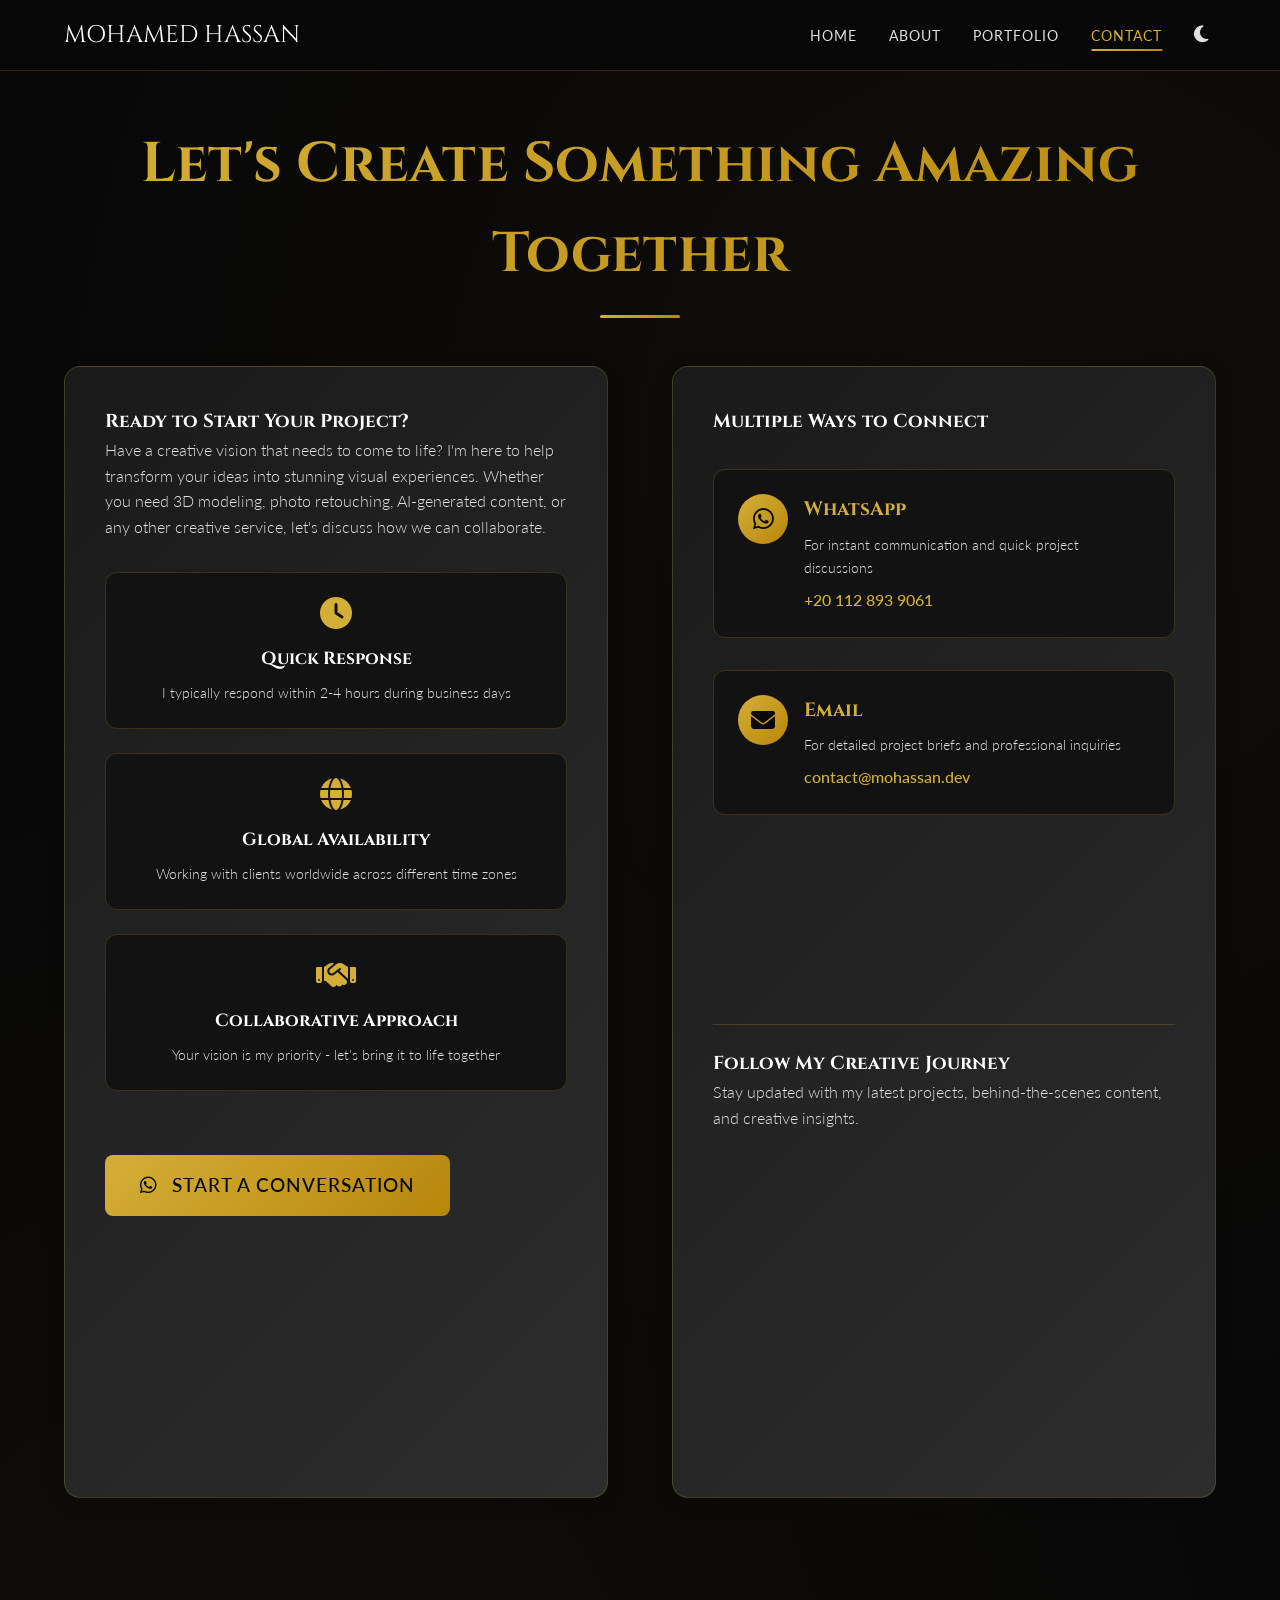
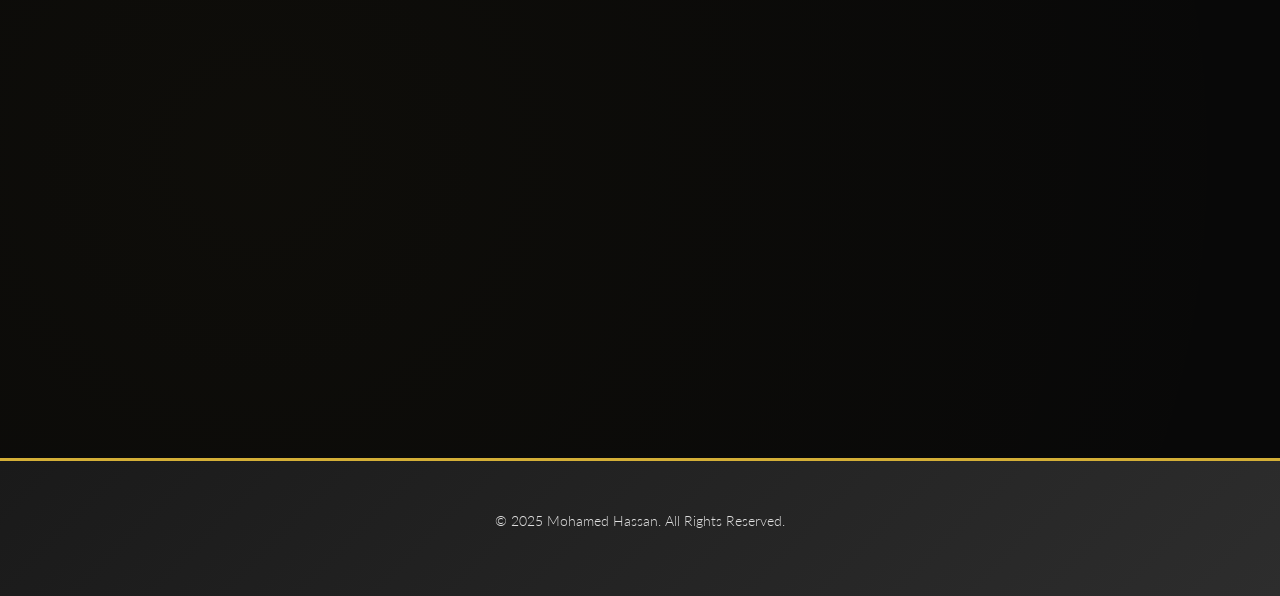
<file: contact.html>
<!DOCTYPE html>
<html lang="en">
<head>
    <meta charset="UTF-8">
    <meta name="viewport" content="width=device-width, initial-scale=1.0">
    <title>Contact | Mohamed Hassan</title>
    <meta name="description" content="Get in touch with Mohamed Hassan for collaborations, projects, or inquiries.">
    <link rel="preconnect" href="https://fonts.googleapis.com">
    <link rel="preconnect" href="https://fonts.gstatic.com" crossorigin>
    <link rel="stylesheet" href="https://cdnjs.cloudflare.com/ajax/libs/font-awesome/6.6.0/css/all.min.css">
    <link rel="stylesheet" href="https://unpkg.com/aos@next/dist/aos.css" />
    <link rel="stylesheet" href="css/style.css">
</head>
<body data-theme="dark">

    <nav class="navbar">
        <div class="navbar__container">
            <a href="index.html" class="navbar__logo">MOHAMED HASSAN</a>
            <div class="navbar__actions">
                 <ul id="navbar-menu" class="navbar__menu">
                    <li class="navbar__item"><a href="index.html" class="navbar__link">Home</a></li>
                    <li class="navbar__item"><a href="about.html" class="navbar__link">About</a></li>
                    <li class="navbar__item"><a href="portfolio.html" class="navbar__link">Portfolio</a></li>
                    <li class="navbar__item"><a href="contact.html" class="navbar__link active">Contact</a></li>
                </ul>
                <button class="theme-toggle" aria-label="Toggle light/dark theme">
                    <i class="fas fa-moon"></i>
                </button>
                <button class="hamburger" aria-label="Toggle navigation menu" aria-expanded="false" aria-controls="navbar-menu">
                    <span class="hamburger__bar"></span>
                    <span class="hamburger__bar"></span>
                    <span class="hamburger__bar"></span>
                </button>
            </div>
        </div>
    </nav>
    
    <main class="page-main-content" id="main-content">
        <div class="container">
            <h1 class="page-title" data-aos="fade-up">Let's Create Something Amazing Together</h1>
            
            <div class="contact-content" data-aos="fade-up" data-aos-delay="100">
                <div class="contact-form-container">
                    <h3>Ready to Start Your Project?</h3>
                    <p>Have a creative vision that needs to come to life? I'm here to help transform your ideas into stunning visual experiences. Whether you need 3D modeling, photo retouching, AI-generated content, or any other creative service, let's discuss how we can collaborate.</p>
                    
                    <div class="contact-features" data-aos="fade-up" data-aos-delay="200">
                        <div class="feature-item">
                            <i class="fas fa-clock"></i>
                            <h4>Quick Response</h4>
                            <p>I typically respond within 2-4 hours during business days</p>
                        </div>
                        
                        <div class="feature-item">
                            <i class="fas fa-globe"></i>
                            <h4>Global Availability</h4>
                            <p>Working with clients worldwide across different time zones</p>
                        </div>
                        
                        <div class="feature-item">
                            <i class="fas fa-handshake"></i>
                            <h4>Collaborative Approach</h4>
                            <p>Your vision is my priority - let's bring it to life together</p>
                        </div>
                    </div>
                    
                    <a href="https://wa.me/201128939061" target="_blank" class="cta-button primary" style="margin-top: 2rem; font-size: 1.2rem; padding: 15px 35px;">
                        <i class="fab fa-whatsapp"></i> Start a Conversation
                    </a>
                </div>
                
                <div class="contact-info-container">
                    <h3>Multiple Ways to Connect</h3>
                    
                    <div class="contact-methods">
                        <div class="contact-method" data-aos="fade-up" data-aos-delay="300">
                            <div class="method-icon">
                                <i class="fab fa-whatsapp"></i>
                            </div>
                            <div class="method-info">
                                <h4>WhatsApp</h4>
                                <p>For instant communication and quick project discussions</p>
                                <a href="https://wa.me/201128939061" target="_blank">+20 112 893 9061</a>
                            </div>
                        </div>
                        
                        <div class="contact-method" data-aos="fade-up" data-aos-delay="400">
                            <div class="method-icon">
                                <i class="fas fa-envelope"></i>
                            </div>
                            <div class="method-info">
                                <h4>Email</h4>
                                <p>For detailed project briefs and professional inquiries</p>
                                <a href="mailto:contact@mohassan.dev">contact@mohassan.dev</a>
                            </div>
                        </div>
                        
                        <div class="contact-method" data-aos="fade-up" data-aos-delay="500">
                            <div class="method-icon">
                                <i class="fas fa-phone"></i>
                            </div>
                            <div class="method-info">
                                <h4>Phone</h4>
                                <p>For urgent matters and direct consultation calls</p>
                                <a href="tel:+201128939061">+20 112 893 9061</a>
                            </div>
                        </div>
                    </div>
                    
                    <hr class="separator">
                    
                    <h3>Follow My Creative Journey</h3>
                    <p>Stay updated with my latest projects, behind-the-scenes content, and creative insights.</p>
                    
                    <div class="social-links">
                        <a href="https://www.linkedin.com/in/mohamed-hassan-4b89a6339/" target="_blank" aria-label="LinkedIn" data-aos="zoom-in" data-aos-delay="600">
                            <i class="fab fa-linkedin"></i>
                            <span class="sr-only">LinkedIn</span>
                        </a>
                        <a href="https://www.behance.net/mohassanx" target="_blank" aria-label="Behance" data-aos="zoom-in" data-aos-delay="700">
                            <i class="fab fa-behance-square"></i>
                            <span class="sr-only">Behance</span>
                        </a>
                        <a href="https://www.instagram.com/mo.hassanx" target="_blank" aria-label="Main Instagram" data-aos="zoom-in" data-aos-delay="800">
                            <i class="fab fa-instagram"></i>
                            <span class="sr-only">Main Instagram</span>
                        </a>
                        <a href="https://www.instagram.com/mo.artx" target="_blank" aria-label="Art Instagram" data-aos="zoom-in" data-aos-delay="900">
                            <i class="fab fa-instagram-square"></i>
                            <span class="sr-only">Art Instagram</span>
                        </a>
                        <a href="https://www.facebook.com/xmohassanx" target="_blank" aria-label="Facebook" data-aos="zoom-in" data-aos-delay="1000">
                            <i class="fab fa-facebook"></i>
                            <span class="sr-only">Facebook</span>
                        </a>
                    </div>
                    
                    <div class="availability-info" data-aos="fade-up" data-aos-delay="600">
                        <h4><i class="fas fa-calendar-check"></i> Current Availability</h4>
                        <p><strong>Status:</strong> <span class="status-available">Available for new projects</span></p>
                        <p><strong>Response Time:</strong> Within 2-4 hours</p>
                        <p><strong>Working Hours:</strong> 9 AM - 8 PM (Cairo Time, UTC+2)</p>
                        <p><strong>Weekend:</strong> Available for urgent projects</p>
                    </div>
                </div>
            </div>
            
            <!-- Call to Action Section -->
            <section class="contact-cta-section" data-aos="fade-up" data-aos-delay="700">
                <div class="cta-content">
                    <h2>Ready to Bring Your Vision to Life?</h2>
                    <p>Whether you're looking for cutting-edge 3D visualization, professional photo retouching, AI-generated content, or any other creative service, I'm here to exceed your expectations. Let's discuss your project and create something extraordinary together.</p>
                    
                    <div class="cta-buttons">
                        <a href="https://wa.me/201128939061" target="_blank" class="cta-button primary">
                            <i class="fab fa-whatsapp"></i> Let's Work Together
                        </a>
                        <a href="portfolio.html" class="cta-button secondary">
                            <i class="fas fa-eye"></i> View My Work
                        </a>
                    </div>
                </div>
            </section>
        </div>
    </main>

    <footer class="site-footer">
        <div class="container"><p>&copy; 2025 Mohamed Hassan. All Rights Reserved.</p></div>
    </footer>
    
    <script src="https://unpkg.com/aos@next/dist/aos.js" defer></script>
    <script src="js/script.js" defer></script>

    <style>
        /* Enhanced Contact Page Styles */
        .contact-features {
            display: grid;
            grid-template-columns: repeat(auto-fit, minmax(250px, 1fr));
            gap: 1.5rem;
            margin: 2rem 0;
        }
        
        .feature-item {
            text-align: center;
            padding: 1.5rem;
            background: var(--surface-color);
            border-radius: 12px;
            border: 1px solid var(--border-color);
            transition: var(--transition-smooth);
        }
        
        .feature-item:hover {
            transform: translateY(-5px);
            border-color: var(--accent-color);
            box-shadow: var(--shadow-soft);
        }
        
        .feature-item i {
            font-size: 2rem;
            color: var(--accent-color);
            margin-bottom: 1rem;
        }
        
        .feature-item h4 {
            font-size: 1.1rem;
            margin-bottom: 0.5rem;
            color: var(--primary-color);
        }
        
        .feature-item p {
            font-size: 0.9rem;
            color: var(--text-color);
            margin: 0;
        }
        
        .contact-methods {
            margin: 2rem 0;
        }
        
        .contact-method {
            display: flex;
            align-items: flex-start;
            gap: 1rem;
            margin-bottom: 2rem;
            padding: 1.5rem;
            background: var(--surface-color);
            border-radius: 12px;
            border: 1px solid var(--border-color);
            transition: var(--transition-smooth);
        }
        
        .contact-method:hover {
            transform: translateX(5px);
            border-color: var(--accent-color);
            box-shadow: var(--shadow-soft);
        }
        
        .method-icon {
            width: 50px;
            height: 50px;
            background: var(--gradient-primary);
            border-radius: 50%;
            display: flex;
            align-items: center;
            justify-content: center;
            flex-shrink: 0;
        }
        
        .method-icon i {
            font-size: 1.5rem;
            color: var(--bg-color);
        }
        
        .method-info h4 {
            font-size: 1.2rem;
            margin-bottom: 0.5rem;
            color: var(--accent-color);
        }
        
        .method-info p {
            font-size: 0.9rem;
            color: var(--text-color);
            margin-bottom: 0.5rem;
        }
        
        .method-info a {
            color: var(--accent-color);
            font-weight: 500;
            transition: var(--transition-smooth);
        }
        
        .method-info a:hover {
            color: var(--primary-color);
        }
        
        .availability-info {
            background: var(--gradient-secondary);
            padding: 1.5rem;
            border-radius: 12px;
            border: 1px solid var(--border-color);
            margin-top: 2rem;
        }
        
        .availability-info h4 {
            color: var(--accent-color);
            margin-bottom: 1rem;
            display: flex;
            align-items: center;
            gap: 0.5rem;
        }
        
        .availability-info p {
            margin-bottom: 0.5rem;
            font-size: 0.9rem;
        }
        
        .status-available {
            color: #4CAF50;
            font-weight: bold;
        }
        
        .contact-cta-section {
            text-align: center;
            background: var(--gradient-secondary);
            padding: 3rem 2rem;
            border-radius: 16px;
            margin-top: 4rem;
            border: 1px solid var(--border-color);
        }
        
        .cta-content h2 {
            font-size: 2.2rem;
            margin-bottom: 1rem;
            background: var(--gradient-primary);
            -webkit-background-clip: text;
            -webkit-text-fill-color: transparent;
            background-clip: text;
        }
        
        body[data-theme="light"] .cta-content h2 {
            -webkit-text-fill-color: var(--primary-color);
        }
        
        .cta-content p {
            font-size: 1.1rem;
            line-height: 1.6;
            margin-bottom: 2rem;
            max-width: 800px;
            margin-left: auto;
            margin-right: auto;
        }
        
        .cta-buttons {
            display: flex;
            justify-content: center;
            gap: 1rem;
            flex-wrap: wrap;
        }
        
        .social-links {
            justify-content: flex-start;
            margin-top: 1rem;
        }
        
        @media (max-width: 768px) {
            .contact-features {
                grid-template-columns: 1fr;
            }
            
            .contact-method {
                flex-direction: column;
                text-align: center;
            }
            
            .method-icon {
                align-self: center;
            }
            
            .cta-content h2 {
                font-size: 1.8rem;
            }
            
            .cta-buttons {
                flex-direction: column;
                align-items: center;
            }
            
            .social-links {
                justify-content: center;
            }
        }
    </style>
</body>
</html>
</file>
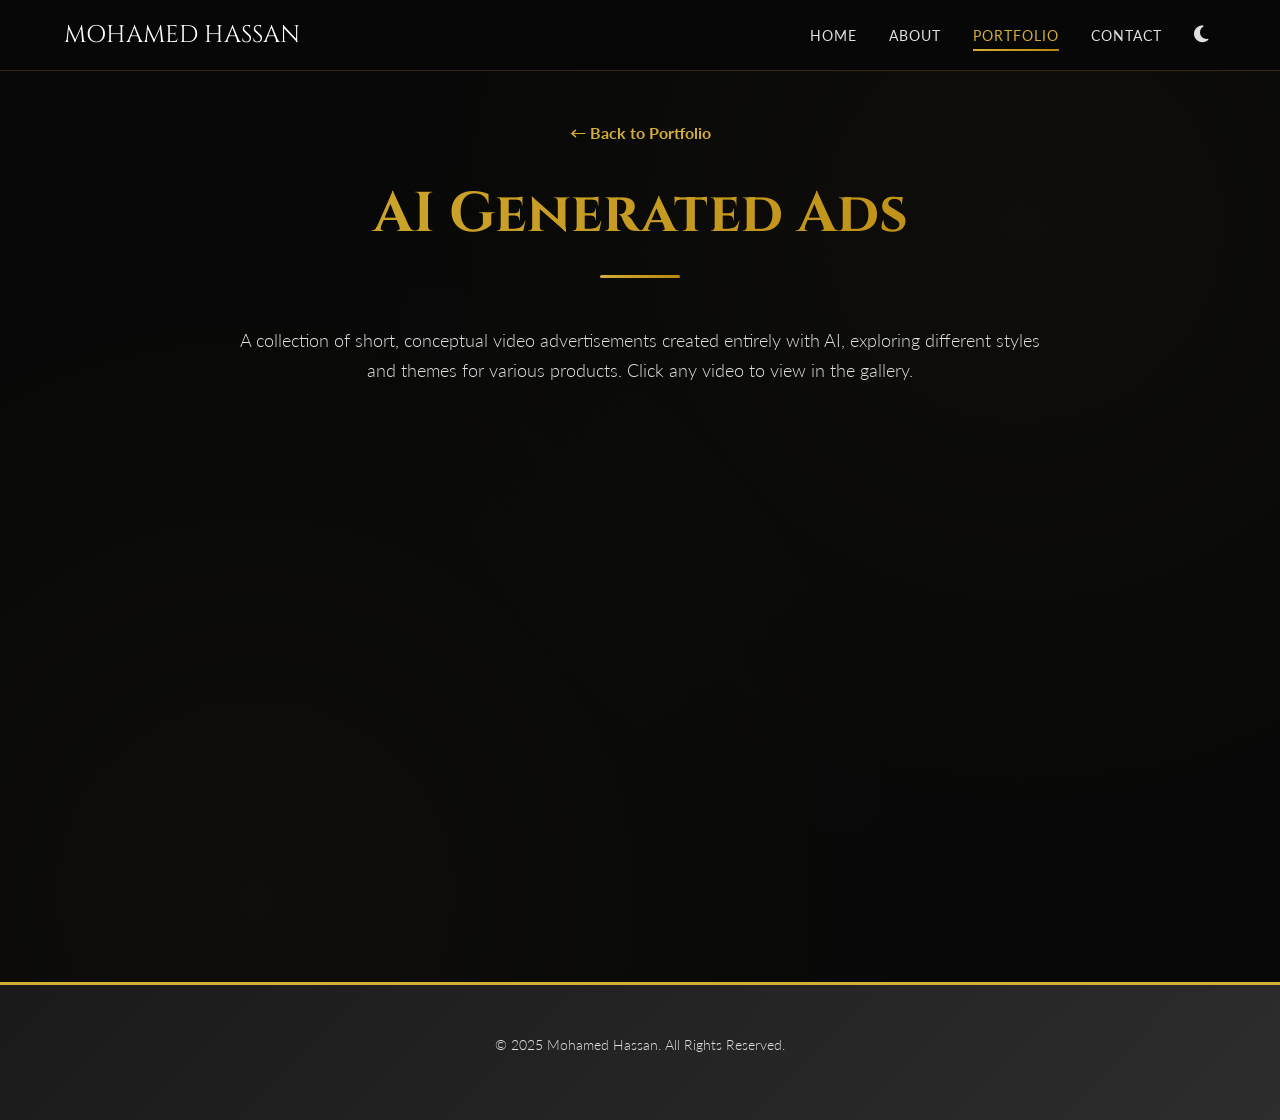
<file: projects/AI Projects/ads.html>
<!DOCTYPE html>
<html lang="en">
<head>
    <meta charset="UTF-8">
    <meta name="viewport" content="width=device-width, initial-scale=1.0">
    <title>AI Generated Ads | Mohamed Hassan</title>

    <link rel="stylesheet" href="https://cdn.jsdelivr.net/npm/@fancyapps/ui@5.0/dist/fancybox/fancybox.css" />

    <link rel="stylesheet" href="https://cdnjs.cloudflare.com/ajax/libs/font-awesome/6.5.1/css/all.min.css">
    <link rel="stylesheet" href="https://unpkg.com/aos@next/dist/aos.css" />
    <link rel="stylesheet" href="../../css/style.css">
    <style>
        /* Added a simple style to make videos in the grid look better */
        .project-gallery video {
            width: 100%;
            height: 100%;
            object-fit: cover;
            border-radius: 4px;
            cursor: pointer;
        }
        .project-gallery a {
            line-height: 0;
            display: block;
        }
    </style>
</head>
<body data-theme="dark">
    <nav class="navbar"><div class="navbar__container"><a href="../../index.html" class="navbar__logo">MOHAMED HASSAN</a><div class="navbar__actions"><ul id="navbar-menu" class="navbar__menu"><li class="navbar__item"><a href="../../index.html" class="navbar__link">Home</a></li><li class="navbar__item"><a href="../../about.html" class="navbar__link">About</a></li><li class="navbar__item"><a href="../../portfolio.html" class="navbar__link active">Portfolio</a></li><li class="navbar__item"><a href="../../contact.html" class="navbar__link">Contact</a></li></ul><button class="theme-toggle" aria-label="Toggle light/dark theme"><i class="fas fa-moon"></i></button><button class="hamburger" aria-label="Toggle navigation menu" aria-expanded="false" aria-controls="navbar-menu"><span class="hamburger__bar"></span><span class="hamburger__bar"></span><span class="hamburger__bar"></span></button></div></div></nav>
    <main class="page-main-content">
        <div class="container">
            <header class="project-header" data-aos="fade-up">
                 <a href="../../portfolio.html" class="back-to-portfolio" id="back-link">&larr; Back to Portfolio</a>
                <h1 class="page-title">AI Generated Ads</h1>
                <p class="project-subtitle" data-aos-delay="100">A collection of short, conceptual video advertisements created entirely with AI, exploring different styles and themes for various products. Click any video to view in the gallery.</p>
            </header>
            
            <div class="project-gallery" data-aos="fade-up" data-aos-delay="200">
                
                <a href="https://res.cloudinary.com/dg3jhh10o/video/upload/v1755738386/ai-v-3_pbha3k.mp4" data-fancybox="gallery" data-caption="AI Ad Concept 1">
                    <video src="https://res.cloudinary.com/dg3jhh10o/video/upload/v1755738386/ai-v-3_pbha3k.mp4" autoplay loop muted playsinline poster="https://res.cloudinary.com/dg3jhh10o/image/upload/v1755686657/ai-v-3_j94vtv.webp" loading="lazy"></video>
                </a>

                <a href="https://res.cloudinary.com/dg3jhh10o/video/upload/v1755738283/ai-v-4_egutgg.mp4" data-fancybox="gallery" data-caption="AI Ad Concept 2">
                    <video src="https://res.cloudinary.com/dg3jhh10o/video/upload/v1755738283/ai-v-4_egutgg.mp4" autoplay loop muted playsinline poster="https://res.cloudinary.com/dg3jhh10o/image/upload/v1755686654/ai-v-4_e6yhwo.webp" loading="lazy"></video>
                </a>
                
                <a href="https://res.cloudinary.com/dg3jhh10o/video/upload/v1755738300/ai-v-5_vycqck.mp4" data-fancybox="gallery" data-caption="AI Ad Concept 3">
                    <video src="https://res.cloudinary.com/dg3jhh10o/video/upload/v1755738300/ai-v-5_vycqck.mp4" autoplay loop muted playsinline poster="https://res.cloudinary.com/dg3jhh10o/image/upload/v1755686656/ai-v-5_qmleon.webp" loading="lazy"></video>
                </a>
                
                <a href="https://res.cloudinary.com/dg3jhh10o/video/upload/v1755738292/ai-v-6_rq0w8k.mp4" data-fancybox="gallery" data-caption="AI Ad Concept 4">
                    <video src="https://res.cloudinary.com/dg3jhh10o/video/upload/v1755738292/ai-v-6_rq0w8k.mp4" autoplay loop muted playsinline poster="https://res.cloudinary.com/dg3jhh10o/image/upload/v1755686654/ai-v-6_ouctsq.webp" loading="lazy"></video>
                </a>
                
                <a href="https://res.cloudinary.com/dg3jhh10o/video/upload/v1755738296/ai-v-7_vcruvs.mp4" data-fancybox="gallery" data-caption="AI Ad Concept 5">
                    <video src="https://res.cloudinary.com/dg3jhh10o/video/upload/v1755738296/ai-v-7_vcruvs.mp4" autoplay loop muted playsinline poster="https://res.cloudinary.com/dg3jhh10o/image/upload/v1755686654/ai-v-7_ju0nss.webp" loading="lazy"></video>
                </a>
                
            </div>
        </div>
    </main>
    <footer class="site-footer"><div class="container"><p>&copy; 2025 Mohamed Hassan. All Rights Reserved.</p></div></footer>
    <script>document.addEventListener('DOMContentLoaded', function() { const params = new URLSearchParams(window.location.search); const filter = params.get('filter'); const backLink = document.getElementById('back-link'); if (filter && backLink) { backLink.href = `../../portfolio.html?filter=${filter}`; } });</script>
    <script src="https://unpkg.com/aos@next/dist/aos.js" defer></script>
    <script src="../../js/script.js" defer></script>
    
    <script src="https://cdn.jsdelivr.net/npm/@fancyapps/ui@5.0/dist/fancybox/fancybox.umd.js"></script>
    <script>
      Fancybox.bind("[data-fancybox]", {});
    </script>

</body>
</html>
</file>
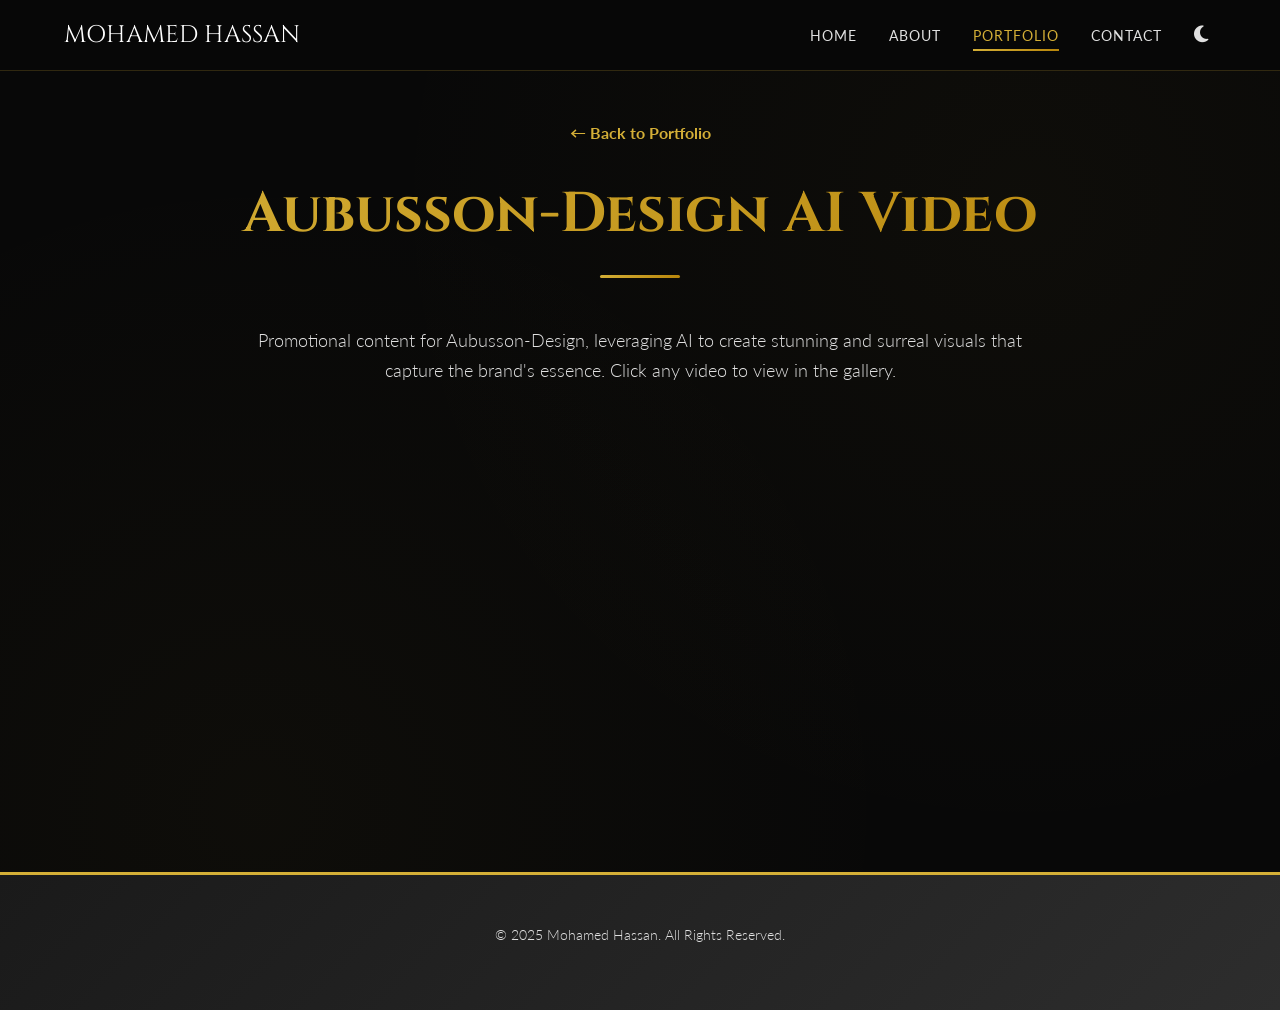
<file: projects/AI Projects/aubusson-design.html>
<!DOCTYPE html>
<html lang="en">
<head>
    <meta charset="UTF-8">
    <meta name="viewport" content="width=device-width, initial-scale=1.0">
    <title>Aubusson-Design AI Video | Mohamed Hassan</title>

    <link rel="stylesheet" href="https://cdn.jsdelivr.net/npm/@fancyapps/ui@5.0/dist/fancybox/fancybox.css" />

    <link rel="stylesheet" href="https://cdnjs.cloudflare.com/ajax/libs/font-awesome/6.5.1/css/all.min.css">
    <link rel="stylesheet" href="https://unpkg.com/aos@next/dist/aos.css" />
    <link rel="stylesheet" href="../../css/style.css">
    <style>
        /* Added a simple style to make videos in the grid look better */
        .project-gallery video {
            width: 100%;
            height: 100%;
            object-fit: cover;
            border-radius: 4px;
            cursor: pointer;
        }
        .project-gallery a {
            line-height: 0;
            display: block;
        }
    </style>
</head>
<body data-theme="dark">
    <nav class="navbar"><div class="navbar__container"><a href="../../index.html" class="navbar__logo">MOHAMED HASSAN</a><div class="navbar__actions"><ul id="navbar-menu" class="navbar__menu"><li class="navbar__item"><a href="../../index.html" class="navbar__link">Home</a></li><li class="navbar__item"><a href="../../about.html" class="navbar__link">About</a></li><li class="navbar__item"><a href="../../portfolio.html" class="navbar__link active">Portfolio</a></li><li class="navbar__item"><a href="../../contact.html" class="navbar__link">Contact</a></li></ul><button class="theme-toggle" aria-label="Toggle light/dark theme"><i class="fas fa-moon"></i></button><button class="hamburger" aria-label="Toggle navigation menu" aria-expanded="false" aria-controls="navbar-menu"><span class="hamburger__bar"></span><span class="hamburger__bar"></span><span class="hamburger__bar"></span></button></div></div></nav>
    <main class="page-main-content">
        <div class="container">
            <header class="project-header" data-aos="fade-up">
                 <a href="../../portfolio.html" class="back-to-portfolio" id="back-link">&larr; Back to Portfolio</a>
                <h1 class="page-title">Aubusson-Design AI Video</h1>
                <p class="project-subtitle" data-aos-delay="100">Promotional content for Aubusson-Design, leveraging AI to create stunning and surreal visuals that capture the brand's essence. Click any video to view in the gallery.</p>
            </header>
            
            <div class="project-gallery" data-aos="fade-up" data-aos-delay="200">
                
                <a href="https://res.cloudinary.com/dg3jhh10o/video/upload/v1755737731/Aubusson_Furnitureh_utxkwa.mp4" data-fancybox="gallery" data-caption="Aubusson-Design AI Video 1">
                    <video src="https://res.cloudinary.com/dg3jhh10o/video/upload/v1755737731/Aubusson_Furnitureh_utxkwa.mp4" autoplay loop muted playsinline poster="https://res.cloudinary.com/dg3jhh10o/image/upload/v1755686761/ai-v-1_glxrvf.webp" loading="lazy"></video>
                </a>

                <a href="https://res.cloudinary.com/dg3jhh10o/video/upload/v1755737713/Aubusson_Furnitureh3_mgysga.mp4" data-fancybox="gallery" data-caption="Aubusson-Design AI Video 2">
                    <video src="https://res.cloudinary.com/dg3jhh10o/video/upload/v1755737713/Aubusson_Furnitureh3_mgysga.mp4" autoplay loop muted playsinline poster="https://res.cloudinary.com/dg3jhh10o/image/upload/v1755686761/ai-v-2_zstbkl.webp" loading="lazy"></video>
                </a>
                
            </div>
        </div>
    </main>
    <footer class="site-footer"><div class="container"><p>&copy; 2025 Mohamed Hassan. All Rights Reserved.</p></div></footer>
    <script>document.addEventListener('DOMContentLoaded', function() { const params = new URLSearchParams(window.location.search); const filter = params.get('filter'); const backLink = document.getElementById('back-link'); if (filter && backLink) { backLink.href = `../../portfolio.html?filter=${filter}`; } });</script>
    <script src="https://unpkg.com/aos@next/dist/aos.js" defer></script>
    <script src="../../js/script.js" defer></script>
    
    <script src="https://cdn.jsdelivr.net/npm/@fancyapps/ui@5.0/dist/fancybox/fancybox.umd.js"></script>
    <script>
      Fancybox.bind("[data-fancybox]", {});
    </script>
</body>
</html>
</file>
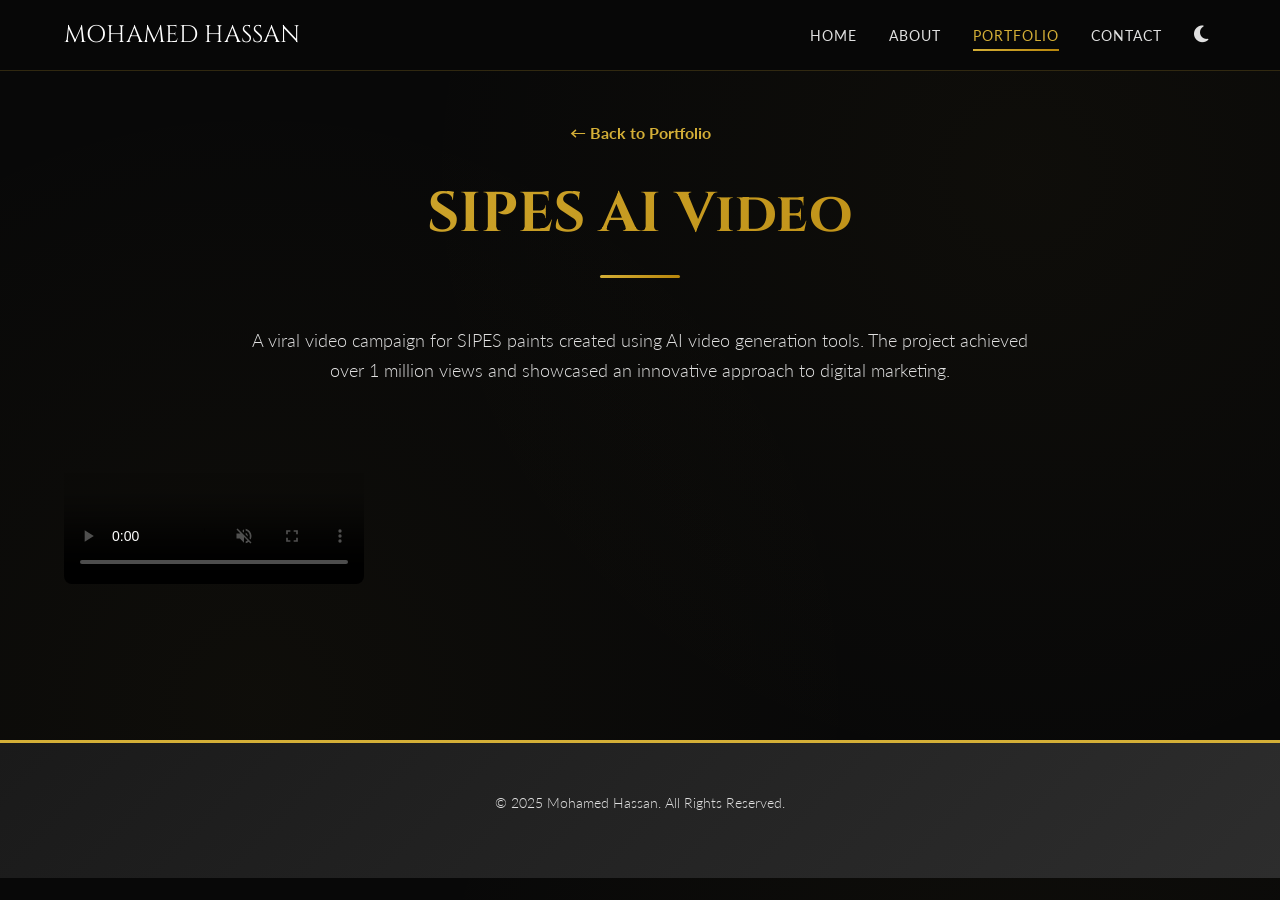
<file: projects/AI Projects/sipes-ai.html>
<!DOCTYPE html>
<html lang="en">
<head>
    <meta charset="UTF-8">
    <meta name="viewport" content="width=device-width, initial-scale=1.0">
    <title>SIPES AI Video | Mohamed Hassan</title>
    <link rel="stylesheet" href="https://cdnjs.cloudflare.com/ajax/libs/font-awesome/6.5.1/css/all.min.css">
    <link rel="stylesheet" href="https://unpkg.com/aos@next/dist/aos.css" />
    <link rel="stylesheet" href="../../css/style.css">
</head>
<body data-theme="dark">
    <nav class="navbar"><div class="navbar__container"><a href="../../index.html" class="navbar__logo">MOHAMED HASSAN</a><div class="navbar__actions"><ul id="navbar-menu" class="navbar__menu"><li class="navbar__item"><a href="../../index.html" class="navbar__link">Home</a></li><li class="navbar__item"><a href="../../about.html" class="navbar__link">About</a></li><li class="navbar__item"><a href="../../portfolio.html" class="navbar__link active">Portfolio</a></li><li class="navbar__item"><a href="../../contact.html" class="navbar__link">Contact</a></li></ul><button class="theme-toggle" aria-label="Toggle light/dark theme"><i class="fas fa-moon"></i></button><button class="hamburger" aria-label="Toggle navigation menu" aria-expanded="false" aria-controls="navbar-menu"><span class="hamburger__bar"></span><span class="hamburger__bar"></span><span class="hamburger__bar"></span></button></div></div></nav>
    <main class="page-main-content">
        <div class="container">
            <header class="project-header" data-aos="fade-up">
                 <a href="../../portfolio.html" class="back-to-portfolio" id="back-link">&larr; Back to Portfolio</a>
                <h1 class="page-title">SIPES AI Video</h1>
                <p class="project-subtitle" data-aos-delay="100">A viral video campaign for SIPES paints created using AI video generation tools. The project achieved over 1 million views and showcased an innovative approach to digital marketing.</p>
            </header>
            <div class="project-gallery" data-aos="fade-up" data-aos-delay="200">
                <video src="https://res.cloudinary.com/dg3jhh10o/video/upload/v1755877940/video_el_gy_sipes_v3_2_sa3ljh.mp4" controls autoplay loop muted poster="https://res.cloudinary.com/dg3jhh10o/image/upload/v1755686814/thubnail_publki.webp" loading="lazy"></video>
            </div>
        </div>
    </main>
    <footer class="site-footer"><div class="container"><p>&copy; 2025 Mohamed Hassan. All Rights Reserved.</p></div></footer>
    <script>document.addEventListener('DOMContentLoaded', function() { const params = new URLSearchParams(window.location.search); const filter = params.get('filter'); const backLink = document.getElementById('back-link'); if (filter && backLink) { backLink.href = `../../portfolio.html?filter=${filter}`; } });</script>
    <script src="https://unpkg.com/aos@next/dist/aos.js" defer></script>
    <script src="../../js/script.js" defer></script>
</body>

</html>
</file>
<file: css/style.css>
/* ==================================================
    STYLE.CSS - V4 - 2025 UPDATE WITH ENHANCED ANIMATIONS
    Developer: MiniMax Agent
    ================================================== */

/* 1. IMPORTS & GLOBAL VARIABLES */
@import url('https://fonts.googleapis.com/css2?family=Cinzel:wght@700&family=Lato:wght@300;400;700&display=swap');

:root {
    --primary-font: 'Lato', sans-serif;
    --title-font: 'Cinzel', serif;
    --bg-color: #080808;
    --surface-color: #121212;
    --text-color: #E0E0E0;
    --primary-color: #FFFFFF;
    --accent-color: #D4AF37;
    --secondary-accent: #B8860B;
    --border-color: rgba(212, 175, 55, 0.2);
    --icon-filter: grayscale(100%) brightness(1.5);
    --gradient-primary: linear-gradient(135deg, #D4AF37 0%, #B8860B 100%);
    --gradient-secondary: linear-gradient(135deg, #1a1a1a 0%, #2d2d2d 100%);
    --shadow-soft: 0 4px 20px rgba(0, 0, 0, 0.1);
    --shadow-strong: 0 8px 40px rgba(0, 0, 0, 0.3);
    --transition-smooth: all 0.3s cubic-bezier(0.4, 0, 0.2, 1);
    --transition-bounce: all 0.4s cubic-bezier(0.68, -0.55, 0.265, 1.55);
}

body[data-theme="light"] {
    --bg-color: #F5F5F5;
    --surface-color: #FFFFFF;
    --text-color: #212121;
    --primary-color: #000000;
    --accent-color: #B8860B;
    --secondary-accent: #D4AF37;
    --border-color: rgba(0, 0, 0, 0.1);
    --icon-filter: grayscale(100%) opacity(0.7);
    --gradient-secondary: linear-gradient(135deg, #f8f8f8 0%, #e8e8e8 100%);
    --shadow-soft: 0 4px 20px rgba(0, 0, 0, 0.05);
    --shadow-strong: 0 8px 40px rgba(0, 0, 0, 0.15);
}

/* 2. GLOBAL RESETS & BASE STYLES */
* { 
    margin: 0; 
    padding: 0; 
    box-sizing: border-box; 
}

html { 
    scroll-behavior: smooth; 
    overflow-x: hidden; 
}

body { 
    font-family: var(--primary-font); 
    background-color: var(--bg-color); 
    color: var(--text-color); 
    line-height: 1.6; 
    overflow-x: hidden;
    transition: var(--transition-smooth); 
}

a { 
    color: var(--accent-color); 
    text-decoration: none; 
    transition: var(--transition-smooth); 
}

a:hover { 
    color: var(--primary-color); 
    transform: translateY(-1px);
}

h1, h2, h3, h4 { 
    font-family: var(--title-font); 
    color: var(--primary-color); 
    font-weight: 700; 
    transition: var(--transition-smooth); 
}

p { 
    font-weight: 300; 
    font-size: 1.0rem; 
    margin-bottom: 1rem; 
}

img, video { 
    max-width: 100%; 
    height: auto; 
    display: block; 
    border-radius: 8px; 
}

.container { 
    width: 90%; 
    max-width: 1200px; 
    margin: 0 auto; 
}

/* Enhanced CTA Buttons */
.cta-button { 
    display: inline-block; 
    padding: 12px 30px; 
    border: 2px solid var(--accent-color); 
    color: var(--accent-color); 
    background-color: transparent; 
    font-size: 1rem; 
    font-weight: 500; 
    text-transform: uppercase; 
    letter-spacing: 1px; 
    cursor: pointer; 
    transition: var(--transition-bounce); 
    border-radius: 8px;
    position: relative;
    overflow: hidden;
    z-index: 1;
}

.cta-button::before {
    content: '';
    position: absolute;
    top: 0;
    left: -100%;
    width: 100%;
    height: 100%;
    background: var(--gradient-primary);
    transition: left 0.4s ease;
    z-index: -1;
}

.cta-button:hover::before {
    left: 0;
}

.cta-button:hover { 
    color: var(--bg-color); 
    transform: translateY(-3px);
    box-shadow: var(--shadow-strong);
}

.cta-button.primary {
    background: var(--gradient-primary);
    color: var(--bg-color);
    border: none;
    margin-right: 1rem;
}

.cta-button.secondary {
    background: transparent;
    color: var(--accent-color);
}

.section-title { 
    font-size: 2.8rem; 
    text-align: center; 
    margin: 3rem 0; 
    position: relative; 
}

.section-title::after { 
    content: ''; 
    display: block; 
    width: 80px; 
    height: 3px; 
    background: var(--gradient-primary); 
    margin: 1rem auto 0; 
    border-radius: 2px;
}

.separator { 
    border: none; 
    height: 1px; 
    background-color: var(--border-color); 
    margin: 1.5rem 0; 
}

/* 3. ENHANCED NAVIGATION BAR */
.navbar { 
    background-color: rgba(8, 8, 8, 0.85); 
    backdrop-filter: blur(20px); 
    -webkit-backdrop-filter: blur(20px); 
    border-bottom: 1px solid var(--border-color); 
    padding: 1rem 0; 
    position: fixed; 
    top: 0; 
    left: 0; 
    width: 100%; 
    z-index: 1000; 
    transition: var(--transition-smooth); 
}

body[data-theme="light"] .navbar { 
    background-color: rgba(255, 255, 255, 0.85); 
}

.navbar__container { 
    display: flex; 
    justify-content: space-between; 
    align-items: center; 
    width: 90%; 
    max-width: 1200px; 
    margin: 0 auto; 
}

.navbar__logo { 
    font-family: var(--title-font); 
    font-size: 1.5rem; 
    color: var(--primary-color); 
    transition: var(--transition-bounce);
}

.navbar__logo:hover {
    transform: scale(1.05);
}

.navbar__menu { 
    display: flex; 
    list-style: none; 
    gap: 2rem; 
    align-items: center; 
}

.navbar__link { 
    color: var(--text-color); 
    text-transform: uppercase; 
    letter-spacing: 1px; 
    font-size: 0.9rem; 
    padding-bottom: 5px; 
    border-bottom: 2px solid transparent; 
    transition: var(--transition-smooth); 
    position: relative;
}

.navbar__link::before {
    content: '';
    position: absolute;
    bottom: -2px;
    left: 50%;
    width: 0;
    height: 2px;
    background: var(--gradient-primary);
    transition: all 0.3s ease;
    transform: translateX(-50%);
}

.navbar__link:hover::before,
.navbar__link.active::before {
    width: 100%;
}

.navbar__link:hover, 
.navbar__link.active { 
    color: var(--accent-color); 
}

.navbar__actions { 
    display: flex; 
    align-items: center; 
    gap: 1.5rem; 
}

.theme-toggle { 
    background: none; 
    border: none; 
    color: var(--text-color); 
    font-size: 1.2rem; 
    cursor: pointer; 
    transition: var(--transition-bounce); 
    padding: 8px;
    border-radius: 50%;
}

.theme-toggle:hover { 
    color: var(--accent-color); 
    transform: rotate(180deg) scale(1.1);
    background-color: var(--border-color);
}

.hamburger { 
    display: none; 
    cursor: pointer; 
    background: none; 
    border: none; 
}

.hamburger__bar { 
    display: block; 
    width: 25px; 
    height: 3px; 
    margin: 5px auto; 
    transition: var(--transition-smooth); 
    background-color: var(--primary-color); 
    border-radius: 2px;
}

/* 4. ENHANCED HERO SECTION */
.hero-section { 
    height: 100vh; 
    display: flex; 
    align-items: center; 
    justify-content: center; 
    text-align: center; 
    position: relative; 
    background: linear-gradient(135deg, rgba(8,8,8,0.9) 0%, rgba(18,18,18,0.8) 100%), 
                url('https://res.cloudinary.com/dg3jhh10o/image/upload/v1755657029/profile_tqv8gv.webp'); 
    background-size: cover; 
    background-position: center; 
    background-attachment: fixed; 
}

.hero-section__overlay { 
    position: absolute; 
    top: 0; 
    left: 0; 
    width: 100%; 
    height: 100%; 
    background: linear-gradient(135deg, rgba(8,8,8,0.85) 0%, rgba(18,18,18,0.7) 100%);
}

body[data-theme="light"] .hero-section__overlay { 
    background: linear-gradient(135deg, rgba(255,255,255,0.4) 0%, rgba(245,245,245,0.6) 100%);
}

.hero-section__content { 
    position: relative; 
    z-index: 2; 
    max-width: 1000px;
    padding: 0 2rem;
}

.hero-section__title { 
    font-size: 5rem; 
    letter-spacing: 5px; 
    text-shadow: 0 4px 20px rgba(0,0,0,0.5); 
    margin-bottom: 2rem;
    background: var(--gradient-primary);
    -webkit-background-clip: text;
    -webkit-text-fill-color: transparent;
    background-clip: text;
}

body[data-theme="light"] .hero-section__title { 
    color: var(--primary-color); 
    text-shadow: 0 2px 10px rgba(255,255,255,0.5); 
    -webkit-text-fill-color: var(--primary-color);
}

/* Enhanced Specialties Section */
.hero-section__specialties {
    display: grid;
    grid-template-columns: repeat(auto-fit, minmax(280px, 1fr));
    gap: 2rem;
    margin: 3rem 0;
    max-width: 900px;
    margin-left: auto;
    margin-right: auto;
}

.specialty-item {
    background: var(--gradient-secondary);
    backdrop-filter: blur(10px);
    border: 1px solid var(--border-color);
    border-radius: 16px;
    padding: 2rem;
    text-align: center;
    transition: var(--transition-bounce);
    position: relative;
    overflow: hidden;
}

.specialty-item::before {
    content: '';
    position: absolute;
    top: -50%;
    left: -50%;
    width: 200%;
    height: 200%;
    background: linear-gradient(45deg, transparent, rgba(212, 175, 55, 0.1), transparent);
    transform: rotate(45deg);
    transition: transform 0.6s ease;
    opacity: 0;
}

.specialty-item:hover::before {
    transform: rotate(45deg) translate(50%, 50%);
    opacity: 1;
}

.specialty-item:hover {
    transform: translateY(-10px) scale(1.02);
    box-shadow: var(--shadow-strong);
    border-color: var(--accent-color);
}

.specialty-title {
    font-size: 1.5rem;
    margin-bottom: 1.5rem;
    color: var(--accent-color);
    position: relative;
    z-index: 2;
}

.software-icons {
    display: flex;
    justify-content: center;
    align-items: center;
    gap: 1rem;
    flex-wrap: wrap;
}

.icon-wrapper {
    width: 50px;
    height: 50px;
    display: flex;
    align-items: center;
    justify-content: center;
    background: var(--surface-color);
    border-radius: 12px;
    transition: var(--transition-bounce);
    position: relative;
    z-index: 2;
    box-shadow: var(--shadow-soft);
}

.icon-wrapper:hover {
    transform: translateY(-5px) rotate(5deg) scale(1.1);
    box-shadow: var(--shadow-strong);
}

.software-icon {
    width: 30px;
    height: 30px;
    filter: var(--icon-filter);
    transition: var(--transition-smooth);
}

.icon-wrapper:hover .software-icon {
    filter: none;
    transform: scale(1.1);
}

.camera-icon i,
.ai-icon i {
    font-size: 1.5rem;
    color: var(--accent-color);
    transition: var(--transition-bounce);
}

.icon-wrapper:hover .camera-icon i,
.icon-wrapper:hover .ai-icon i {
    transform: scale(1.2);
    color: var(--primary-color);
}

/* Enhanced CTA Section */
.hero-section__cta {
    margin-top: 3rem;
    display: flex;
    justify-content: center;
    gap: 1rem;
    flex-wrap: wrap;
}

.scroll-down-arrow { 
    position: absolute; 
    bottom: 50px;
    left: 50%; 
    z-index: 3; 
    color: var(--accent-color); 
    font-size: 2rem; 
    animation: bounce 2s infinite; 
    transition: var(--transition-smooth);
    padding: 10px;
    border-radius: 50%;
    background: rgba(212, 175, 55, 0.1);
    backdrop-filter: blur(10px);
}

.scroll-down-arrow:hover {
    color: var(--primary-color);
    background: rgba(212, 175, 55, 0.2);
    transform: translateX(-50%) scale(1.1);
}

@keyframes bounce { 
    0%, 20%, 50%, 80%, 100% { 
        transform: translateX(-50%) translateY(0); 
    } 
    40% { 
        transform: translateX(-50%) translateY(-20px); 
    } 
    60% { 
        transform: translateX(-50%) translateY(-10px); 
    } 
}

/* 5. ENHANCED SECTIONS */
.about-preview, .featured-work {
    padding: 6rem 0;
}

.about-preview__container {
    display: flex;
    align-items: center;
    gap: 4rem;
    flex-wrap: wrap;
}

.about-preview__image {
    flex: 1;
    max-width: 400px;
    min-width: 300px;
    position: relative;
}

.about-preview__image img {
    border-radius: 20px;
    box-shadow: var(--shadow-strong);
    transition: var(--transition-smooth);
}

.about-preview__image:hover img {
    transform: scale(1.02);
}

.about-preview__text {
    flex: 1.5;
}

.about-preview__text .section-title {
    text-align: left;
    margin: 0 0 1.5rem 0;
}

.about-preview__text .section-title::after {
    margin: 1rem 0 0 0;
}

.featured-work {
    background: var(--gradient-secondary);
    transition: var(--transition-smooth);
}

.featured-grid {
    display: grid;
    grid-template-columns: repeat(auto-fit, minmax(300px, 1fr));
    gap: 2rem;
}

.featured-card {
    position: relative;
    overflow: hidden;
    border-radius: 16px;
    aspect-ratio: 16/10;
    transition: var(--transition-bounce);
    box-shadow: var(--shadow-soft);
}

.featured-card:hover {
    transform: translateY(-10px) scale(1.02);
    box-shadow: var(--shadow-strong);
}

.featured-card img {
    width: 100%;
    height: 100%;
    object-fit: cover;
    transition: var(--transition-smooth);
    border-radius: 16px;
}

.featured-card__overlay {
    position: absolute;
    bottom: 0;
    left: 0;
    width: 100%;
    background: linear-gradient(to top, rgba(8,8,8,0.9), transparent);
    padding: 3rem 1.5rem 1.5rem 1.5rem;
    text-align: center;
    transform: translateY(20px);
    transition: var(--transition-smooth);
}

.featured-card:hover .featured-card__overlay {
    transform: translateY(0);
}

.featured-card__overlay h3 {
    color: #FFFFFF;
    font-size: 1.5rem;
}

.featured-card:hover img {
    transform: scale(1.05);
}

.view-all-link {
    text-align: center;
    margin-top: 3rem;
}

.view-all-link a {
    color: var(--accent-color);
    font-size: 1.1rem;
    font-weight: bold;
    transition: var(--transition-bounce);
}

.view-all-link a:hover {
    transform: translateX(10px);
}

/* 6. NEW SERVICES SHOWCASE SECTION */
.services-showcase {
    padding: 6rem 0;
    background: var(--bg-color);
}

.services-grid {
    display: grid;
    grid-template-columns: repeat(auto-fit, minmax(280px, 1fr));
    gap: 2rem;
    margin-top: 3rem;
}

.service-card {
    background: var(--gradient-secondary);
    border: 1px solid var(--border-color);
    border-radius: 16px;
    padding: 2.5rem 2rem;
    text-align: center;
    transition: var(--transition-bounce);
    position: relative;
    overflow: hidden;
}

.service-card::before {
    content: '';
    position: absolute;
    top: 0;
    left: -100%;
    width: 100%;
    height: 100%;
    background: linear-gradient(90deg, transparent, rgba(212, 175, 55, 0.05), transparent);
    transition: left 0.6s ease;
}

.service-card:hover::before {
    left: 100%;
}

.service-card:hover {
    transform: translateY(-8px) scale(1.02);
    box-shadow: var(--shadow-strong);
    border-color: var(--accent-color);
}

.service-icon {
    width: 80px;
    height: 80px;
    margin: 0 auto 1.5rem;
    background: var(--gradient-primary);
    border-radius: 50%;
    display: flex;
    align-items: center;
    justify-content: center;
    transition: var(--transition-bounce);
}

.service-card:hover .service-icon {
    transform: scale(1.1) rotate(360deg);
}

.service-icon i {
    font-size: 2rem;
    color: var(--bg-color);
}

.service-card h3 {
    font-size: 1.4rem;
    margin-bottom: 1rem;
    color: var(--accent-color);
}

.service-card p {
    color: var(--text-color);
    line-height: 1.6;
}

.service-visual {
    position: absolute;
    bottom: -50px;
    right: -50px;
    width: 100px;
    height: 100px;
    background: var(--gradient-primary);
    border-radius: 50%;
    opacity: 0.1;
    transition: var(--transition-smooth);
}

.service-card:hover .service-visual {
    bottom: -30px;
    right: -30px;
    opacity: 0.2;
    transform: scale(1.2);
}

/* 7. PORTFOLIO & PROJECT PAGES */
.page-main-content {
    padding: 120px 0 60px 0;
}

.page-title {
    font-size: 3.5rem;
    text-align: center;
    margin-bottom: 3rem;
    position: relative;
    background: var(--gradient-primary);
    -webkit-background-clip: text;
    -webkit-text-fill-color: transparent;
    background-clip: text;
}

body[data-theme="light"] .page-title {
    -webkit-text-fill-color: var(--primary-color);
}

.page-title::after {
    content: '';
    display: block;
    width: 80px;
    height: 3px;
    background: var(--gradient-primary);
    margin: 1rem auto 0;
    border-radius: 2px;
}

#portfolio-filters {
    text-align: center;
    margin-bottom: 3rem;
    display: flex;
    flex-wrap: wrap;
    justify-content: center;
    gap: 12px;
}

.filter-btn {
    background: var(--surface-color);
    border: 2px solid var(--border-color);
    color: var(--text-color);
    padding: 12px 24px;
    cursor: pointer;
    transition: var(--transition-bounce);
    text-transform: uppercase;
    border-radius: 25px;
    font-weight: 500;
    letter-spacing: 0.5px;
    position: relative;
    overflow: hidden;
}

.filter-btn::before {
    content: '';
    position: absolute;
    top: 0;
    left: -100%;
    width: 100%;
    height: 100%;
    background: var(--gradient-primary);
    transition: left 0.3s ease;
    z-index: -1;
}

.filter-btn:hover::before,
.filter-btn.active::before {
    left: 0;
}

.filter-btn:hover,
.filter-btn.active {
    color: var(--bg-color);
    border-color: var(--accent-color);
    transform: translateY(-2px);
    box-shadow: var(--shadow-soft);
}

#portfolio-grid {
    display: grid;
    grid-template-columns: repeat(auto-fit, minmax(300px, 1fr));
    gap: 2rem;
}

.portfolio-item {
    position: relative;
    overflow: hidden;
    background: var(--surface-color);
    aspect-ratio: 1 / 1;
    border-radius: 16px;
    transition: var(--transition-bounce);
    box-shadow: var(--shadow-soft);
}

.portfolio-item.hidden {
    display: none;
}

.portfolio-item:hover {
    transform: translateY(-8px) scale(1.02);
    box-shadow: var(--shadow-strong);
}

.portfolio-item__media {
    width: 100%;
    height: 100%;
    object-fit: cover;
    transition: var(--transition-smooth);
    border-radius: 16px;
}

.portfolio-item__overlay {
    position: absolute;
    top: 0;
    left: 0;
    width: 100%;
    height: 100%;
    background-color: transparent;
    display: flex;
    flex-direction: column;
    justify-content: center;
    align-items: center;
    padding: 1.5rem;
    text-align: center;
    transition: var(--transition-smooth);
    border-radius: 16px;
}

.portfolio-item:hover .portfolio-item__overlay {
    background-color: rgba(0, 0, 0, 0.8);
    backdrop-filter: blur(5px);
}

.portfolio-item__overlay h3 {
    font-size: 1.5rem;
    color: #FFFFFF;
    position: absolute;
    top: 50%;
    left: 50%;
    width: 90%;
    transform: translate(-50%, -50%);
    opacity: 0;
    visibility: hidden;
    transition: var(--transition-smooth);
}

.portfolio-item:hover .portfolio-item__overlay h3 {
    opacity: 1;
    visibility: visible;
    transform: translate(-50%, -60%);
}

.portfolio-item__view-btn {
    display: inline-block;
    background: var(--gradient-primary);
    color: var(--bg-color);
    padding: 12px 24px;
    border-radius: 25px;
    text-transform: uppercase;
    font-weight: 700;
    font-size: 0.85rem;
    letter-spacing: 1px;
    margin-top: auto;
    position: absolute;
    bottom: 30%;
    left: 50%;
    transform: translateX(-50%) translateY(20px);
    opacity: 0;
    transition: var(--transition-bounce);
    box-shadow: var(--shadow-soft);
}

.portfolio-item:hover .portfolio-item__view-btn {
    opacity: 1;
    transform: translateX(-50%) translateY(0);
}

.portfolio-item__view-btn:hover {
    transform: translateX(-50%) translateY(-3px) scale(1.05);
    box-shadow: var(--shadow-strong);
}

.portfolio-item__view-btn .fas {
    margin-left: 8px;
    font-size: 0.8rem;
    transition: var(--transition-smooth);
}

.portfolio-item__view-btn:hover .fas {
    transform: translateX(5px);
}

#show-more-container {
    text-align: center;
    margin-top: 3rem;
}

#show-more-container.hidden {
    display: none;
}

.project-header {
    text-align: center;
    margin-bottom: 3rem;
}

.back-to-portfolio {
    display: inline-block;
    margin-bottom: 1.5rem;
    font-weight: bold;
    transition: var(--transition-bounce);
}

.back-to-portfolio:hover {
    transform: translateX(-5px);
}

.project-subtitle {
    max-width: 800px;
    margin: 1rem auto 0;
    font-size: 1.1rem;
    line-height: 1.7;
}

.project-gallery {
    display: grid;
    grid-template-columns: repeat(auto-fit, minmax(300px, 1fr));
    gap: 1.5rem;
}

/* 8. ABOUT / RESUME PAGE */
.resume-container {
    background: var(--gradient-secondary);
    padding: 3rem;
    border-radius: 20px;
    transition: var(--transition-smooth);
    box-shadow: var(--shadow-soft);
}

.resume-header {
    display: flex;
    justify-content: space-between;
    align-items: center;
    border-bottom: 2px solid var(--border-color);
    padding-bottom: 2rem;
    margin-bottom: 2rem;
    flex-wrap: wrap;
    gap: 1rem;
}

.resume-header__left {
    display: flex;
    align-items: center;
    gap: 2rem;
    flex-wrap: wrap;
}

.resume-profile-img {
    width: 120px;
    height: 120px;
    border-radius: 50%;
    object-fit: cover;
    border: 3px solid var(--accent-color);
    transition: var(--transition-bounce);
    box-shadow: var(--shadow-soft);
}

.resume-profile-img:hover {
    transform: scale(1.05);
    box-shadow: var(--shadow-strong);
}

.resume-tagline {
    font-size: 1.1rem;
    color: var(--accent-color);
    margin: 0;
}

.resume-location {
    margin: 0.2rem 0;
    color: #ccc;
}

body[data-theme="light"] .resume-location {
    color: #555;
}

.resume-contact-info a {
    color: var(--text-color);
    display: block;
    margin-top: 0.5rem;
    font-size: 0.9rem;
    transition: var(--transition-smooth);
}

.resume-contact-info a:hover {
    color: var(--accent-color);
    transform: translateX(5px);
}

.resume-contact-info a i {
    margin-right: 0.5rem;
    color: var(--accent-color);
    width: 15px;
    text-align: center;
}

.resume-header__right .resume-socials {
    display: flex;
    gap: 1rem;
    justify-content: center;
}

.resume-header__right .resume-socials a {
    font-size: 1.5rem;
    transition: var(--transition-bounce);
    padding: 8px;
    border-radius: 50%;
    background: var(--surface-color);
}

.resume-header__right .resume-socials a:hover {
    transform: translateY(-3px) scale(1.1);
    background: var(--accent-color);
    color: var(--bg-color);
}

.resume-body {
    display: flex;
    gap: 3rem;
    flex-wrap: wrap;
}

.resume-left-column {
    flex: 2;
    min-width: 300px;
}

.resume-right-column {
    flex: 1;
    min-width: 250px;
}

.resume-section {
    margin-bottom: 3rem;
}

.resume-section-title {
    font-size: 1.8rem;
    border-bottom: 3px solid var(--accent-color);
    padding-bottom: 0.5rem;
    margin-bottom: 1.5rem;
    background: var(--gradient-primary);
    -webkit-background-clip: text;
    -webkit-text-fill-color: transparent;
    background-clip: text;
}

body[data-theme="light"] .resume-section-title {
    -webkit-text-fill-color: var(--primary-color);
}

.info-card {
    background: var(--surface-color);
    padding: 2rem;
    border-radius: 16px;
    transition: var(--transition-smooth);
    border: 1px solid var(--border-color);
    box-shadow: var(--shadow-soft);
}

.info-card:hover {
    transform: translateY(-5px);
    box-shadow: var(--shadow-strong);
    border-color: var(--accent-color);
}

.timeline-item {
    position: relative;
    padding-left: 2.5rem;
    border-left: 3px solid var(--border-color);
    margin-bottom: 2.5rem;
    transition: var(--transition-smooth);
}

.timeline-item:hover {
    border-left-color: var(--accent-color);
}

.timeline-item:last-child {
    margin-bottom: 0;
}

.timeline-item::before {
    content: '';
    position: absolute;
    left: -10px;
    top: 5px;
    width: 18px;
    height: 18px;
    border-radius: 50%;
    background: var(--gradient-primary);
    box-shadow: var(--shadow-soft);
    transition: var(--transition-bounce);
}

.timeline-item:hover::before {
    transform: scale(1.2);
    box-shadow: var(--shadow-strong);
}

.timeline-title {
    font-size: 1.2rem;
    color: var(--accent-color);
}

.timeline-meta {
    font-size: 0.9rem;
    color: #aaa;
    margin-bottom: 0.5rem;
}

body[data-theme="light"] .timeline-meta {
    color: #666;
}

.timeline-item ul {
    list-style: disc;
    padding-left: 1.2rem;
}

.skills-list .skill-category {
    font-weight: bold;
    margin-top: 1.5rem;
    margin-bottom: 0.8rem;
    color: var(--accent-color);
    font-size: 1.1rem;
}

.skill-tag {
    display: inline-block;
    background: var(--gradient-primary);
    color: var(--bg-color);
    padding: 6px 12px;
    border-radius: 20px;
    margin: 3px;
    font-size: 0.85rem;
    font-weight: 500;
    transition: var(--transition-bounce);
    box-shadow: var(--shadow-soft);
}

.skill-tag:hover {
    transform: translateY(-2px) scale(1.05);
    box-shadow: var(--shadow-strong);
}

.software-grid {
    display: grid;
    grid-template-columns: repeat(auto-fill, minmax(60px, 1fr));
    gap: 1.5rem;
    align-items: center;
}

.software-item {
    transition: var(--transition-bounce);
    padding: 10px;
    border-radius: 12px;
    background: var(--bg-color);
    box-shadow: var(--shadow-soft);
}

.software-item:hover {
    transform: translateY(-5px) scale(1.1);
    box-shadow: var(--shadow-strong);
}

.software-item img {
    height: 40px;
    filter: var(--icon-filter);
    transition: var(--transition-smooth);
}

.software-item:hover img {
    filter: none;
    transform: scale(1.1);
}

/* 9. CONTACT PAGE */
.contact-content {
    display: flex;
    gap: 4rem;
    flex-wrap: wrap;
}

.contact-form-container,
.contact-info-container {
    flex: 1;
    min-width: 300px;
    background: var(--gradient-secondary);
    padding: 2.5rem;
    border-radius: 16px;
    border: 1px solid var(--border-color);
    transition: var(--transition-smooth);
    box-shadow: var(--shadow-soft);
}

.contact-form-container:hover,
.contact-info-container:hover {
    transform: translateY(-5px);
    box-shadow: var(--shadow-strong);
    border-color: var(--accent-color);
}

.contact-form-container .cta-button i {
    margin-right: 0.5rem;
}

.social-links {
    display: flex;
    gap: 1rem;
    margin-top: 1.5rem;
}

.social-links a {
    font-size: 1.5rem;
    padding: 12px;
    border-radius: 50%;
    background: var(--surface-color);
    transition: var(--transition-bounce);
    box-shadow: var(--shadow-soft);
}

.social-links a:hover {
    transform: translateY(-3px) scale(1.1);
    background: var(--accent-color);
    color: var(--bg-color);
    box-shadow: var(--shadow-strong);
}

/* 10. FOOTER */
.site-footer {
    background: var(--gradient-secondary);
    text-align: center;
    padding: 3rem 0;
    margin-top: 6rem;
    border-top: 3px solid var(--accent-color);
    transition: var(--transition-smooth);
}

.site-footer p {
    font-size: 0.9rem;
    color: var(--text-color);
}

/* 11. ENHANCED RESPONSIVE DESIGN */
@media (max-width: 768px) {
    .navbar__menu {
        position: fixed;
        left: -100%;
        top: 65px;
        flex-direction: column;
        align-items: flex-start;
        background: var(--bg-color);
        width: 100%;
        height: calc(100vh - 65px);
        text-align: left;
        transition: left 0.4s cubic-bezier(0.4, 0, 0.2, 1);
        gap: 0;
        z-index: 999;
        padding: 2rem;
        backdrop-filter: blur(20px);
    }
    
    .navbar__menu.active {
        left: 0;
    }
    
    .navbar__item {
        padding: 1rem 0;
        width: 100%;
        border-bottom: 1px solid var(--border-color);
    }
    
    .navbar__actions {
        z-index: 1001;
    }
    
    .hamburger {
        display: block;
        z-index: 1000;
    }
    
    .hamburger.active .hamburger__bar:nth-child(2) {
        opacity: 0;
    }
    
    .hamburger.active .hamburger__bar:nth-child(1) {
        transform: translateY(8px) rotate(45deg);
    }
    
    .hamburger.active .hamburger__bar:nth-child(3) {
        transform: translateY(-8px) rotate(-45deg);
    }
    
    .hero-section__title {
        font-size: 3.5rem;
    }
    
    .hero-section__specialties {
        grid-template-columns: 1fr;
        gap: 1.5rem;
    }
    
    .hero-section__cta {
        flex-direction: column;
        align-items: center;
    }
    
    .cta-button.primary {
        margin-right: 0;
        margin-bottom: 1rem;
    }
    
    .scroll-down-arrow {
        bottom: 30px;
        font-size: 1.5rem;
    }
    
    .about-preview__container {
        text-align: center;
        flex-direction: column;
    }
    
    .about-preview__text .section-title,
    .about-preview__text .section-title::after {
        margin-left: auto;
        margin-right: auto;
    }
    
    .resume-header,
    .resume-header__left {
        flex-direction: column;
        text-align: center;
    }
    
    .page-title {
        font-size: 2.5rem;
        margin-bottom: 2rem;
    }
    
    .section-title {
        font-size: 2.2rem;
    }
    
    .services-grid {
        grid-template-columns: 1fr;
    }
    
    .contact-content {
        flex-direction: column;
    }
}

@media (max-width: 480px) {
    .hero-section__title {
        font-size: 2.8rem;
        letter-spacing: 2px;
    }
    
    .page-title {
        font-size: 2rem;
    }
    
    .section-title {
        font-size: 1.8rem;
    }
    
    #portfolio-filters {
        gap: 8px;
    }
    
    .filter-btn {
        padding: 10px 16px;
        font-size: 0.8rem;
    }
    
    .navbar__logo {
        font-size: 1.2rem;
    }
    
    .specialty-item {
        padding: 1.5rem;
    }
    
    .software-icons {
        gap: 0.5rem;
    }
    
    .icon-wrapper {
        width: 40px;
        height: 40px;
    }
    
    .software-icon {
        width: 24px;
        height: 24px;
    }
    
    .container {
        width: 95%;
    }
}

/* 12. ADVANCED ANIMATIONS AND EFFECTS */
@keyframes pulse {
    0% {
        transform: scale(1);
        box-shadow: 0 0 0 0 rgba(212, 175, 55, 0.7);
    }
    70% {
        transform: scale(1.03);
        box-shadow: 0 0 10px 20px rgba(212, 175, 55, 0);
    }
    100% {
        transform: scale(1);
        box-shadow: 0 0 0 0 rgba(212, 175, 55, 0);
    }
}

@keyframes shimmer {
    0% {
        left: -100%;
    }
    100% {
        left: 150%;
    }
}

@keyframes fadeInUp {
    from {
        opacity: 0;
        transform: translateY(30px);
    }
    to {
        opacity: 1;
        transform: translateY(0);
    }
}

@keyframes rotateIn {
    from {
        opacity: 0;
        transform: rotate(-180deg) scale(0.8);
    }
    to {
        opacity: 1;
        transform: rotate(0deg) scale(1);
    }
}

.animate-on-scroll {
    animation: fadeInUp 0.8s ease-out;
}

.rotate-on-hover:hover {
    animation: rotateIn 0.6s ease-out;
}

/* 13. ACCESSIBILITY IMPROVEMENTS */
@media (prefers-reduced-motion: reduce) {
    *,
    *::before,
    *::after {
        animation-duration: 0.01ms !important;
        animation-iteration-count: 1 !important;
        transition-duration: 0.01ms !important;
        scroll-behavior: auto !important;
    }
}

.sr-only {
    position: absolute;
    width: 1px;
    height: 1px;
    padding: 0;
    margin: -1px;
    overflow: hidden;
    clip: rect(0, 0, 0, 0);
    white-space: nowrap;
    border: 0;
}

/* 14. UTILITY CLASSES */
.text-center { text-align: center; }
.text-left { text-align: left; }
.text-right { text-align: right; }

.mb-1 { margin-bottom: 0.5rem; }
.mb-2 { margin-bottom: 1rem; }
.mb-3 { margin-bottom: 1.5rem; }
.mb-4 { margin-bottom: 2rem; }

.mt-1 { margin-top: 0.5rem; }
.mt-2 { margin-top: 1rem; }
.mt-3 { margin-top: 1.5rem; }
.mt-4 { margin-top: 2rem; }

.p-1 { padding: 0.5rem; }
.p-2 { padding: 1rem; }
.p-3 { padding: 1.5rem; }
.p-4 { padding: 2rem; }

.hidden { display: none; }
.visible { display: block; }

/* 15. PROJECT GALLERY ENHANCEMENTS */
.project-gallery img {
    width: 100%;
    height: auto;
    display: block;
    border-radius: 12px;
    transition: var(--transition-smooth);
    box-shadow: var(--shadow-soft);
}

.project-gallery img:hover {
    transform: scale(1.02);
    box-shadow: var(--shadow-strong);
}

/* Before & After Gallery Enhanced Styles */
.baf-item {
    background: var(--gradient-secondary);
    border-radius: 16px;
    overflow: hidden;
    box-shadow: var(--shadow-strong);
    display: flex;
    flex-direction: row;
    margin-bottom: 2rem;
    transition: var(--transition-smooth);
    border: 1px solid var(--border-color);
}

.baf-item:hover {
    transform: translateY(-5px);
    box-shadow: var(--shadow-strong);
    border-color: var(--accent-color);
}

.baf-image {
    width: 50%;
    position: relative;
    overflow: hidden;
}

.baf-image img {
    display: block;
    width: 100%;
    height: 100%;
    object-fit: cover;
    cursor: pointer;
    transition: var(--transition-smooth);
    border-radius: 0;
}

.baf-image:hover img {
    transform: scale(1.05);
}

.baf-label {
    position: absolute;
    bottom: 0;
    left: 0;
    width: 100%;
    background: var(--gradient-primary);
    color: var(--bg-color);
    text-align: center;
    padding: 8px 0;
    font-size: 0.9em;
    font-weight: bold;
    pointer-events: none;
    text-transform: uppercase;
    letter-spacing: 1px;
}

.baf-image a {
    line-height: 0;
    display: block;
}

/* Dark theme specific enhancements */
body[data-theme="dark"] {
    background-image: radial-gradient(circle at 20% 80%, rgba(212, 175, 55, 0.03) 0%, transparent 50%),
                      radial-gradient(circle at 80% 20%, rgba(212, 175, 55, 0.03) 0%, transparent 50%);
}

/* Light theme specific enhancements */
body[data-theme="light"] {
    background-image: radial-gradient(circle at 20% 80%, rgba(184, 134, 11, 0.02) 0%, transparent 50%),
                      radial-gradient(circle at 80% 20%, rgba(184, 134, 11, 0.02) 0%, transparent 50%);
}
</file>
